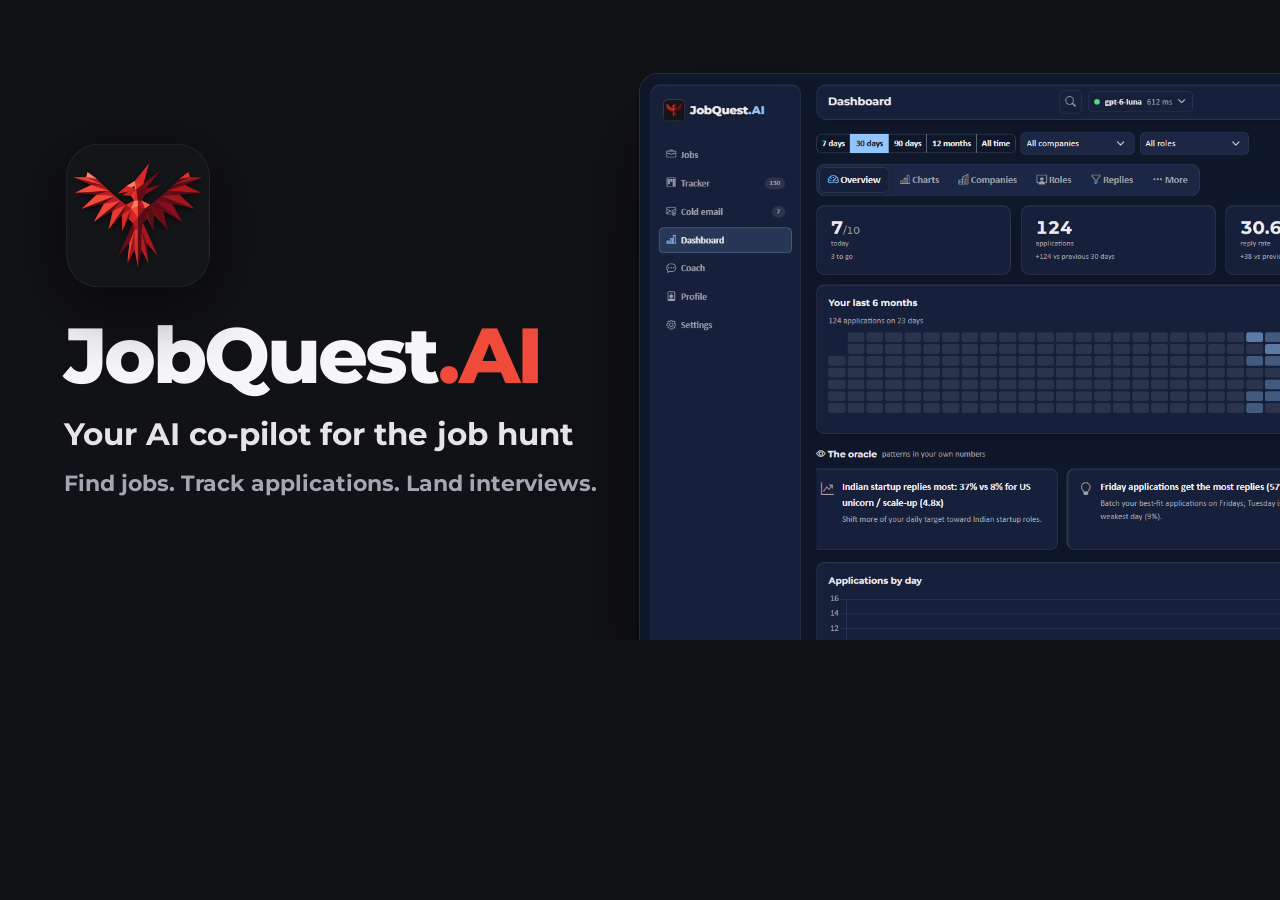
<file: docs/banner.html>
<!doctype html>
<!-- Source of docs/social-preview.png (1280x640). GitHub shows it small, so the name is big and nothing important sits near the edges.
     Render: msedge --headless=new --window-size=1280,640 --screenshot=social-preview.png banner.html -->
<html lang="en"><head><meta charset="utf-8">
<style>
  @font-face { font-family: Montserrat; font-weight: 800; src: url(../jobhunt/static/vendor/fonts/montserrat-800.woff2) format("woff2"); }
  @font-face { font-family: Montserrat; font-weight: 700; src: url(../jobhunt/static/vendor/fonts/montserrat-700.woff2) format("woff2"); }
  html, body { margin: 0; width: 1280px; height: 640px; overflow: hidden; }
  body { position: relative; color: #f6f6f8; font-family: Montserrat, "Segoe UI", sans-serif; background: #111216; }
  .app { position: absolute; left: 640px; top: 74px; width: 1000px; border-radius: 18px; overflow: hidden;
         box-shadow: 0 0 0 1px rgba(255, 255, 255, .12), 0 40px 90px -20px rgba(0, 0, 0, .85); }
  .app img { display: block; width: 100%; }
  .text { position: absolute; left: 64px; top: 50%; width: 540px; transform: translateY(-50%); }
  .logo { display: block; width: 148px; height: 148px; margin-bottom: 26px; filter: drop-shadow(0 16px 34px rgba(0, 0, 0, .6)); }
  h1 { margin: 0; font-size: 78px; line-height: 1; font-weight: 800; letter-spacing: -3px; white-space: nowrap; }
  h1 span { color: #f04a3a; }        /* the phoenix's red */
  .tag { margin-top: 22px; font-size: 31px; line-height: 1.2; font-weight: 700; color: #e4e4ea; }
  .sub { margin-top: 16px; font-size: 22px; line-height: 1.35; font-weight: 700; color: #a4a7b2; }
</style></head>
<body>
  <div class="app"><img src="screenshots/dashboard-dark.png" alt=""></div>
  <div class="text">
    <img class="logo" src="../packaging/logo.png" alt="">
    <h1>JobQuest<span>.AI</span></h1>
    <div class="tag">Your AI co-pilot for the job hunt</div>
    <div class="sub">Find jobs. Track applications. Land interviews.</div>
  </div>
</body></html>
</file>
